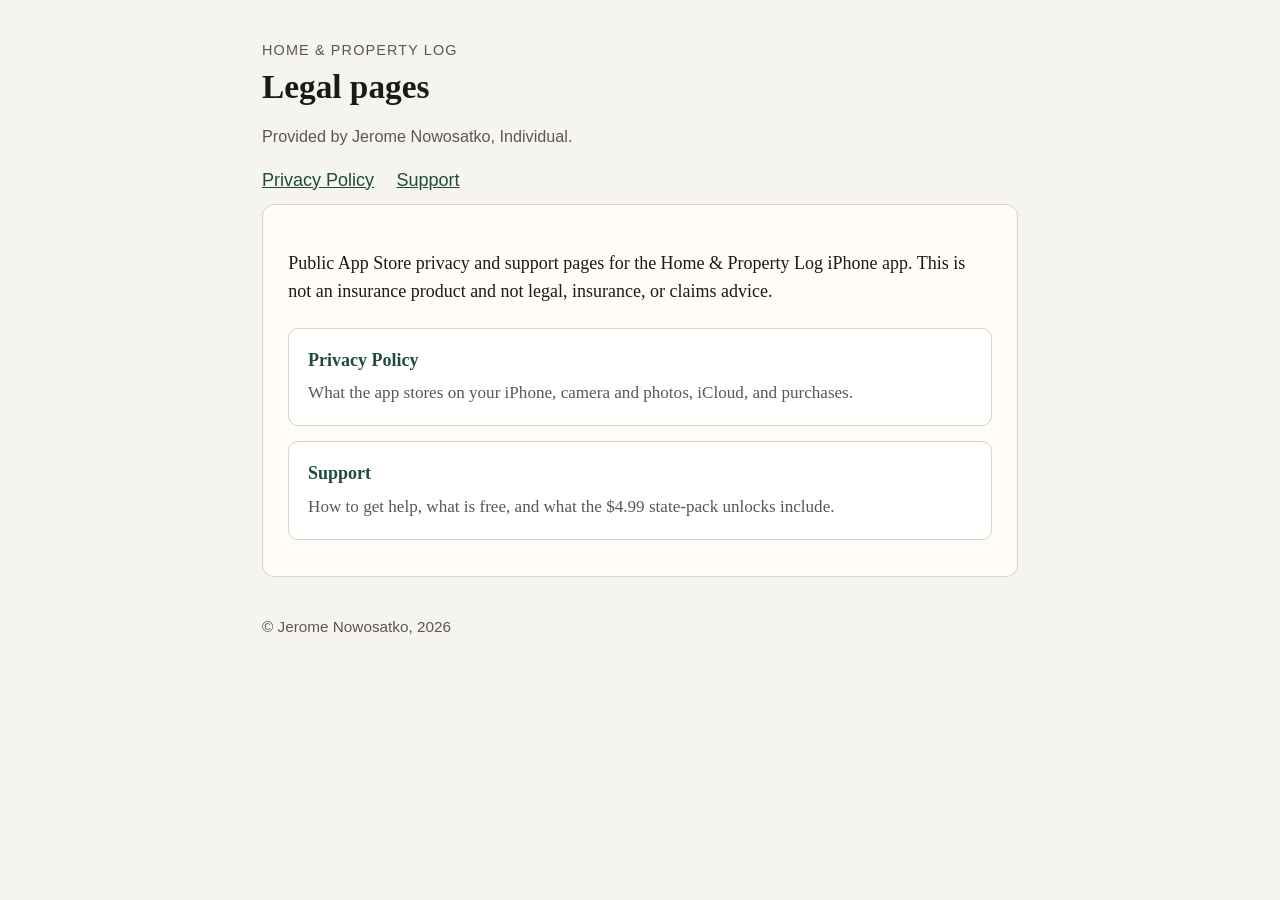
<file: index.html>
<!DOCTYPE html>
<html lang="en">
<head>
  <meta charset="utf-8">
  <meta name="viewport" content="width=device-width, initial-scale=1">
  <title>Home &amp; Property Log</title>
  <meta name="description" content="Privacy and support for Home &amp; Property Log, a single-household notebook by Jerome Nowosatko.">
  <link rel="stylesheet" href="styles.css">
</head>
<body>
  <header>
    <a class="brand" href="index.html">Home &amp; Property Log</a>
    <h1>Legal pages</h1>
    <p class="meta">Provided by Jerome Nowosatko, Individual.</p>
    <nav class="site" aria-label="Site">
      <a href="privacy.html">Privacy Policy</a>
      <a href="support.html">Support</a>
    </nav>
  </header>
  <main>
    <p>Public App Store privacy and support pages for the Home &amp; Property Log iPhone app. This is not an insurance product and not legal, insurance, or claims advice.</p>
    <div class="cards">
      <a class="card" href="privacy.html">
        <strong>Privacy Policy</strong>
        <span>What the app stores on your iPhone, camera and photos, iCloud, and purchases.</span>
      </a>
      <a class="card" href="support.html">
        <strong>Support</strong>
        <span>How to get help, what is free, and what the $4.99 state-pack unlocks include.</span>
      </a>
    </div>
  </main>
  <footer>
    <p>© Jerome Nowosatko, 2026</p>
  </footer>
</body>
</html>
</file>
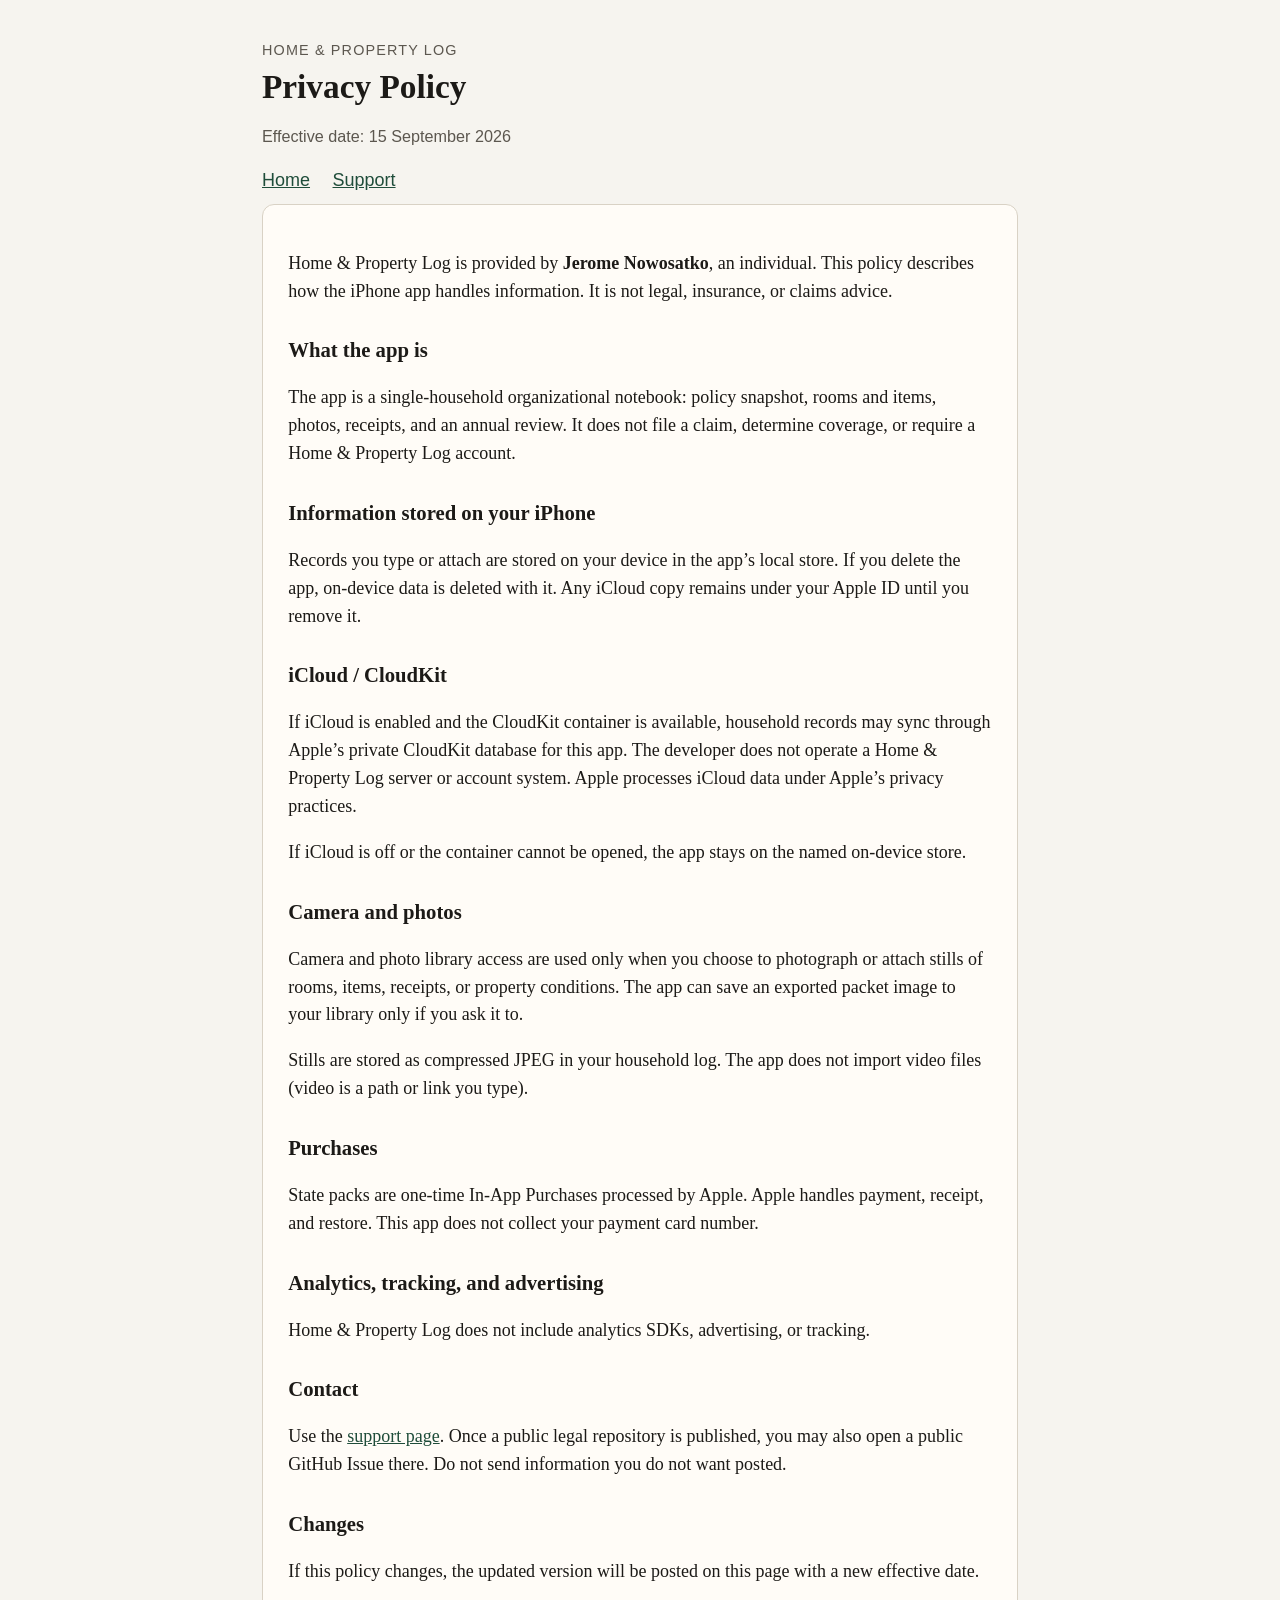
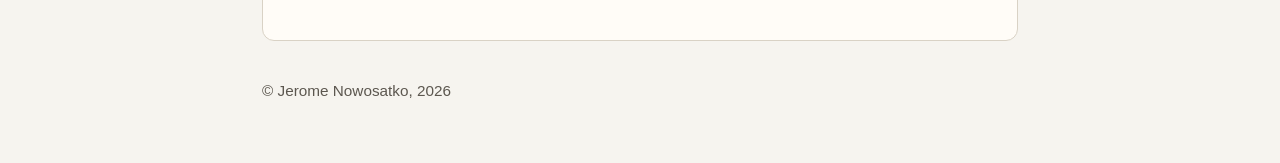
<file: privacy.html>
<!DOCTYPE html>
<html lang="en">
<head>
  <meta charset="utf-8">
  <meta name="viewport" content="width=device-width, initial-scale=1">
  <title>Privacy Policy — Home &amp; Property Log</title>
  <meta name="description" content="Privacy policy for Home &amp; Property Log, a single-household notebook by Jerome Nowosatko.">
  <link rel="stylesheet" href="styles.css">
</head>
<body>
  <header>
    <a class="brand" href="index.html">Home &amp; Property Log</a>
    <h1>Privacy Policy</h1>
    <p class="meta">Effective date: 15 September 2026</p>
    <nav class="site" aria-label="Site">
      <a href="index.html">Home</a>
      <a href="support.html">Support</a>
    </nav>
  </header>
  <main>
    <p>Home &amp; Property Log is provided by <strong>Jerome Nowosatko</strong>, an individual. This policy describes how the iPhone app handles information. It is not legal, insurance, or claims advice.</p>

    <h2>What the app is</h2>
    <p>The app is a single-household organizational notebook: policy snapshot, rooms and items, photos, receipts, and an annual review. It does not file a claim, determine coverage, or require a Home &amp; Property Log account.</p>

    <h2>Information stored on your iPhone</h2>
    <p>Records you type or attach are stored on your device in the app’s local store. If you delete the app, on-device data is deleted with it. Any iCloud copy remains under your Apple ID until you remove it.</p>

    <h2>iCloud / CloudKit</h2>
    <p>If iCloud is enabled and the CloudKit container is available, household records may sync through Apple’s private CloudKit database for this app. The developer does not operate a Home &amp; Property Log server or account system. Apple processes iCloud data under Apple’s privacy practices.</p>
    <p>If iCloud is off or the container cannot be opened, the app stays on the named on-device store.</p>

    <h2>Camera and photos</h2>
    <p>Camera and photo library access are used only when you choose to photograph or attach stills of rooms, items, receipts, or property conditions. The app can save an exported packet image to your library only if you ask it to.</p>
    <p>Stills are stored as compressed JPEG in your household log. The app does not import video files (video is a path or link you type).</p>

    <h2>Purchases</h2>
    <p>State packs are one-time In-App Purchases processed by Apple. Apple handles payment, receipt, and restore. This app does not collect your payment card number.</p>

    <h2>Analytics, tracking, and advertising</h2>
    <p>Home &amp; Property Log does not include analytics SDKs, advertising, or tracking.</p>

    <h2>Contact</h2>
    <p>Use the <a href="support.html">support page</a>. Once a public legal repository is published, you may also open a public GitHub Issue there. Do not send information you do not want posted.</p>

    <h2>Changes</h2>
    <p>If this policy changes, the updated version will be posted on this page with a new effective date.</p>
  </main>
  <footer>
    <p>© Jerome Nowosatko, 2026</p>
  </footer>
</body>
</html>
</file>
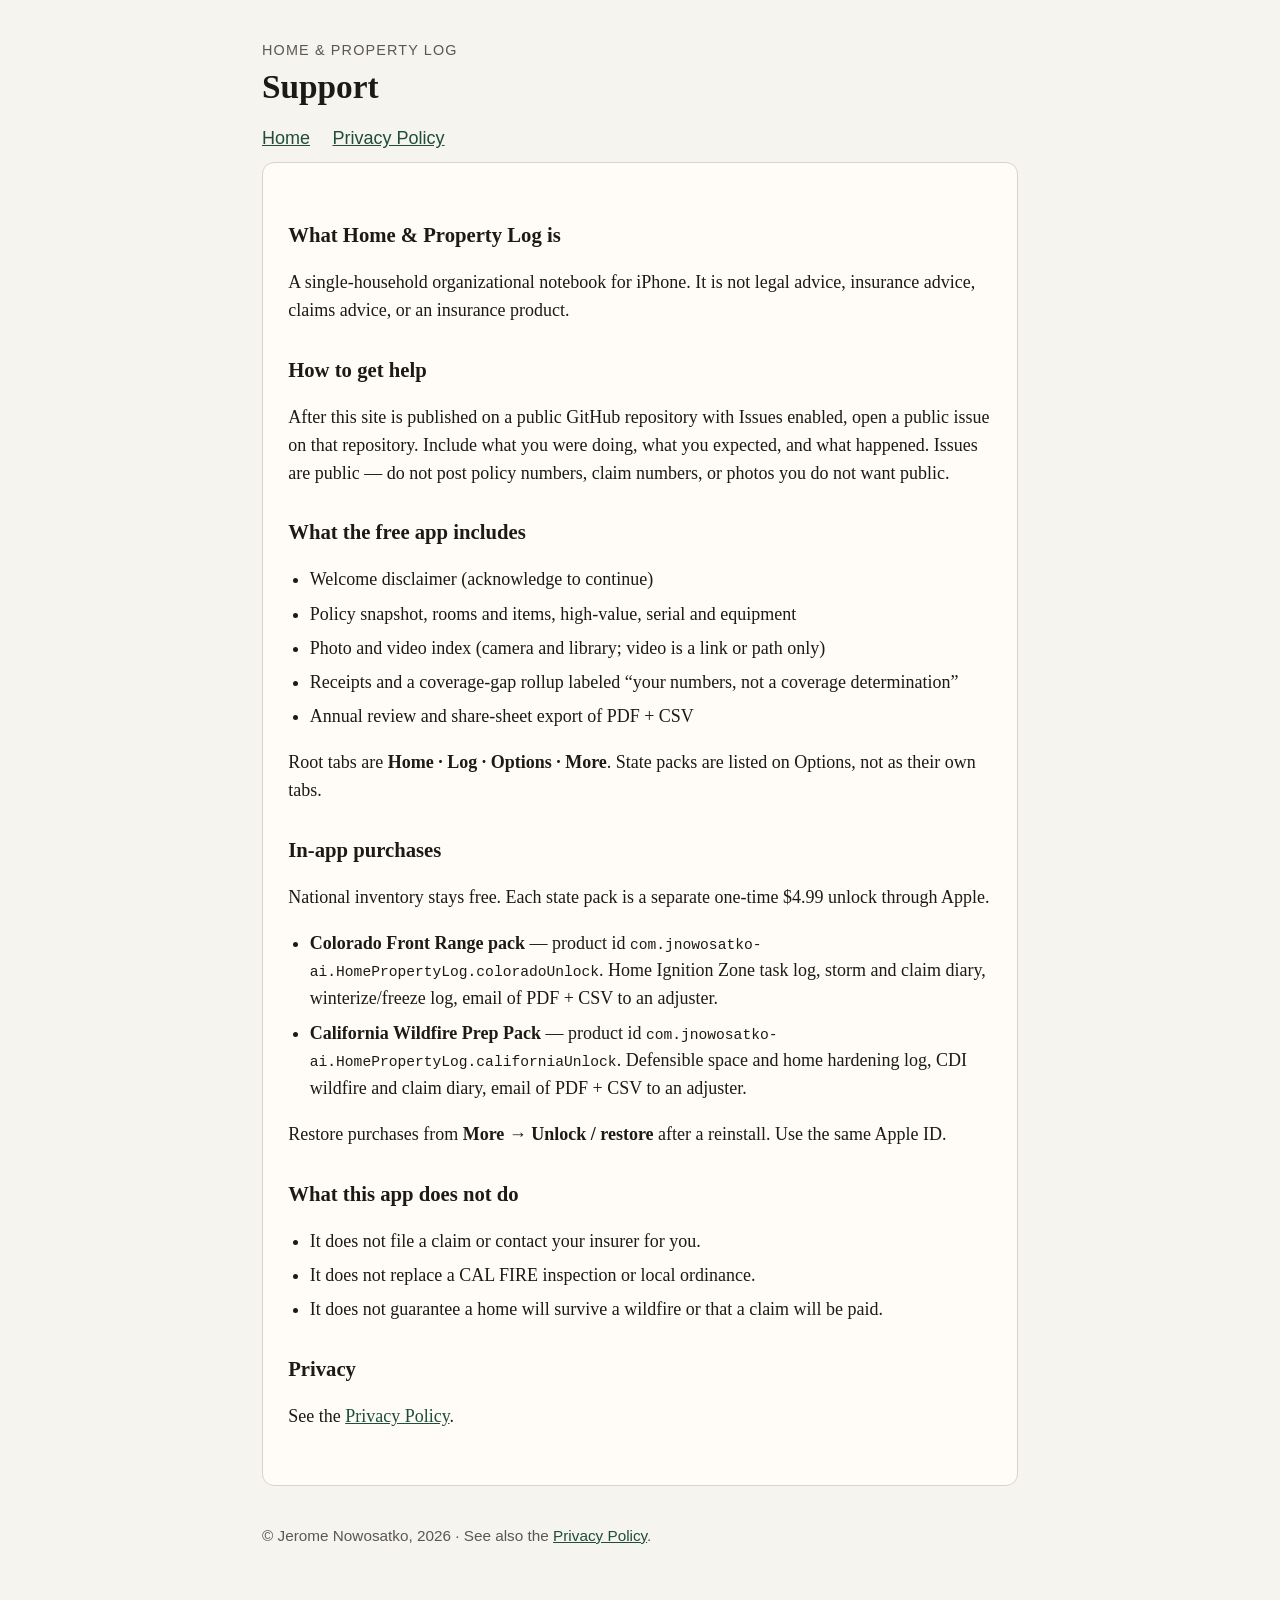
<file: support.html>
<!DOCTYPE html>
<html lang="en">
<head>
  <meta charset="utf-8">
  <meta name="viewport" content="width=device-width, initial-scale=1">
  <title>Support — Home &amp; Property Log</title>
  <meta name="description" content="Support for Home &amp; Property Log, a single-household notebook for iPhone.">
  <link rel="stylesheet" href="styles.css">
</head>
<body>
  <header>
    <a class="brand" href="index.html">Home &amp; Property Log</a>
    <h1>Support</h1>
    <nav class="site" aria-label="Site">
      <a href="index.html">Home</a>
      <a href="privacy.html">Privacy Policy</a>
    </nav>
  </header>
  <main>
    <h2>What Home &amp; Property Log is</h2>
    <p>A single-household organizational notebook for iPhone. It is not legal advice, insurance advice, claims advice, or an insurance product.</p>

    <h2>How to get help</h2>
    <p>After this site is published on a public GitHub repository with Issues enabled, open a public issue on that repository. Include what you were doing, what you expected, and what happened. Issues are public — do not post policy numbers, claim numbers, or photos you do not want public.</p>

    <h2>What the free app includes</h2>
    <ul>
      <li>Welcome disclaimer (acknowledge to continue)</li>
      <li>Policy snapshot, rooms and items, high-value, serial and equipment</li>
      <li>Photo and video index (camera and library; video is a link or path only)</li>
      <li>Receipts and a coverage-gap rollup labeled “your numbers, not a coverage determination”</li>
      <li>Annual review and share-sheet export of PDF + CSV</li>
    </ul>
    <p>Root tabs are <strong>Home · Log · Options · More</strong>. State packs are listed on Options, not as their own tabs.</p>

    <h2>In-app purchases</h2>
    <p>National inventory stays free. Each state pack is a separate one-time $4.99 unlock through Apple.</p>
    <ul>
      <li><strong>Colorado Front Range pack</strong> — product id <code>com.jnowosatko-ai.HomePropertyLog.coloradoUnlock</code>. Home Ignition Zone task log, storm and claim diary, winterize/freeze log, email of PDF + CSV to an adjuster.</li>
      <li><strong>California Wildfire Prep Pack</strong> — product id <code>com.jnowosatko-ai.HomePropertyLog.californiaUnlock</code>. Defensible space and home hardening log, CDI wildfire and claim diary, email of PDF + CSV to an adjuster.</li>
    </ul>
    <p>Restore purchases from <strong>More → Unlock / restore</strong> after a reinstall. Use the same Apple ID.</p>

    <h2>What this app does not do</h2>
    <ul>
      <li>It does not file a claim or contact your insurer for you.</li>
      <li>It does not replace a CAL FIRE inspection or local ordinance.</li>
      <li>It does not guarantee a home will survive a wildfire or that a claim will be paid.</li>
    </ul>

    <h2>Privacy</h2>
    <p>See the <a href="privacy.html">Privacy Policy</a>.</p>
  </main>
  <footer>
    <p>© Jerome Nowosatko, 2026 · See also the <a href="privacy.html">Privacy Policy</a>.</p>
  </footer>
</body>
</html>
</file>
<file: styles.css>
:root {
  --bg: #f6f4ef;
  --paper: #fffcf7;
  --ink: #1c1a17;
  --muted: #5c574f;
  --line: #d9d2c5;
  --accent: #1f4d3a;
  --accent-hover: #163828;
}

* { box-sizing: border-box; }

html { font-size: 112.5%; }

body {
  margin: 0;
  color: var(--ink);
  background: var(--bg);
  font-family: "Iowan Old Style", "Palatino Linotype", Palatino, "Times New Roman", serif;
  line-height: 1.55;
}

header, main, footer {
  width: min(42rem, calc(100% - 2rem));
  margin-left: auto;
  margin-right: auto;
}

header { padding: 2rem 0 0.5rem; }

main {
  background: var(--paper);
  border: 1px solid var(--line);
  border-radius: 12px;
  padding: 1.5rem 1.4rem 2rem;
}

footer {
  padding: 1.25rem 0 2.5rem;
  color: var(--muted);
  font-size: 0.85rem;
  font-family: -apple-system, BlinkMacSystemFont, "Segoe UI", sans-serif;
}

.brand {
  font-family: -apple-system, BlinkMacSystemFont, "Segoe UI", sans-serif;
  font-size: 0.8rem;
  letter-spacing: 0.08em;
  text-transform: uppercase;
  color: var(--muted);
  text-decoration: none;
}

h1 {
  margin: 0.2rem 0 0.75rem;
  font-size: 1.85rem;
  line-height: 1.2;
}

h2 {
  margin: 1.6rem 0 0.5rem;
  font-size: 1.15rem;
}

.meta {
  color: var(--muted);
  font-family: -apple-system, BlinkMacSystemFont, "Segoe UI", sans-serif;
  font-size: 0.9rem;
}

ul { padding-left: 1.2rem; }
li + li { margin-top: 0.35rem; }
a { color: var(--accent); }
a:hover { color: var(--accent-hover); }

nav.site {
  display: flex;
  flex-wrap: wrap;
  gap: 0.75rem 1.25rem;
  margin: 1rem 0 0;
  font-family: -apple-system, BlinkMacSystemFont, "Segoe UI", sans-serif;
}

.cards {
  display: grid;
  gap: 0.85rem;
  margin-top: 1.25rem;
}

.card {
  display: block;
  padding: 1rem 1.05rem;
  border: 1px solid var(--line);
  border-radius: 10px;
  text-decoration: none;
  color: inherit;
  background: #fff;
}

.card:hover { border-color: var(--accent); }
.card strong { display: block; margin-bottom: 0.25rem; color: var(--accent); }
.card span { color: var(--muted); font-size: 0.95rem; }
</file>
